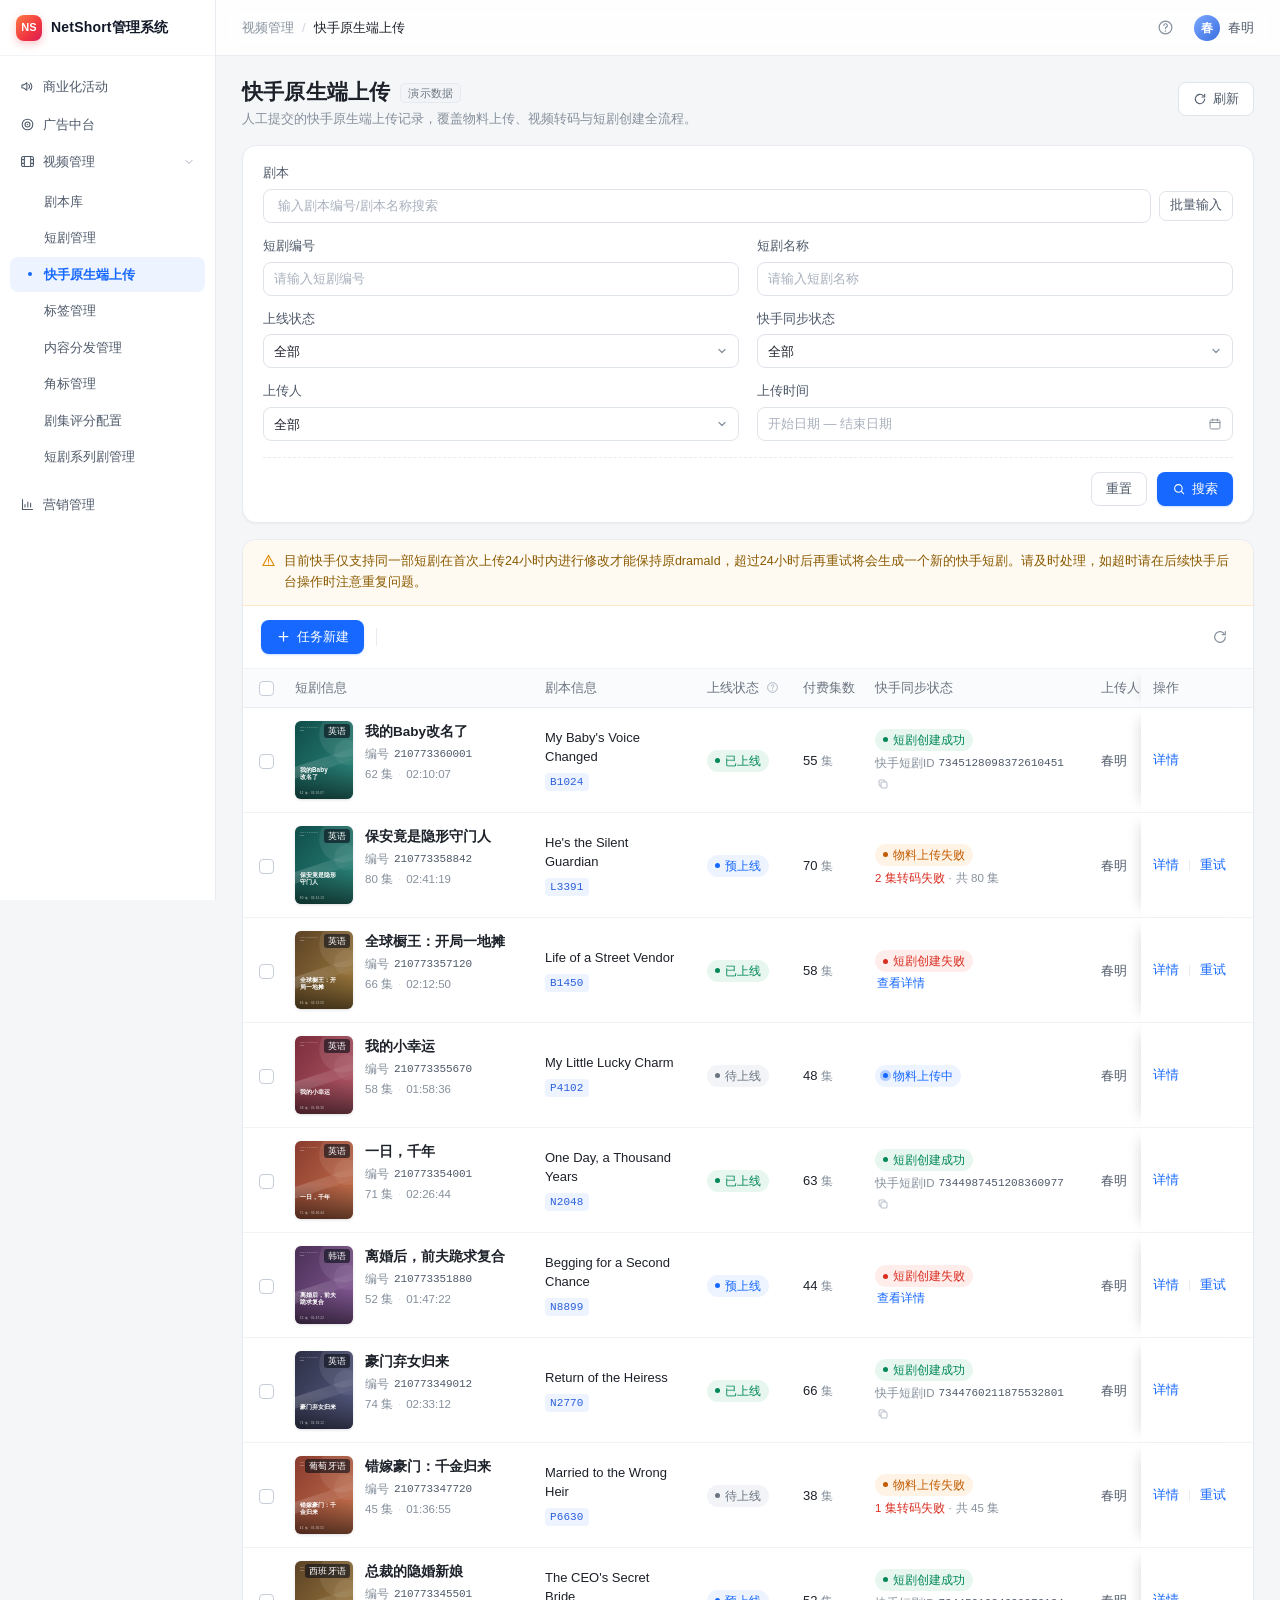
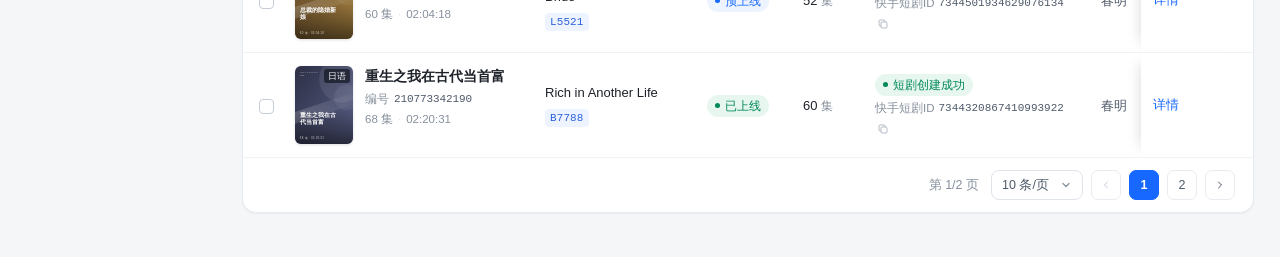
<file: index.html>
<!DOCTYPE html>
<html lang="zh-CN">
<head>
<meta charset="utf-8"/>
<meta name="viewport" content="width=device-width, initial-scale=1"/>
<title>快手原生端上传 · NetShort 管理系统</title>
<link rel="icon" href="data:image/svg+xml,%3Csvg xmlns='http://www.w3.org/2000/svg' viewBox='0 0 32 32'%3E%3Crect width='32' height='32' rx='9' fill='%23f0343f'/%3E%3Ctext x='16' y='21' font-size='13' font-family='Arial' font-weight='bold' fill='%23fff' text-anchor='middle'%3ENS%3C/text%3E%3C/svg%3E"/>
<link rel="stylesheet" href="assets/app.css"/>
</head>
<body>

<!-- ============ icon sprite ============ -->
<svg width="0" height="0" style="position:absolute" aria-hidden="true">
  <symbol id="i-film" viewBox="0 0 24 24"><rect x="2.5" y="4" width="19" height="16" rx="2.5" fill="none" stroke="currentColor" stroke-width="1.7"/><path d="M7 4v16M17 4v16M2.5 9h4.5M2.5 15h4.5M17 9h4.5M17 15h4.5" stroke="currentColor" stroke-width="1.7"/></symbol>
  <symbol id="i-mega" viewBox="0 0 24 24"><path d="M3 10.5v3a1 1 0 0 0 1 1h2.2L11 18V6L6.2 9.4H4a1 1 0 0 0-1 1.1Z" fill="none" stroke="currentColor" stroke-width="1.7" stroke-linejoin="round"/><path d="M14 9a4 4 0 0 1 0 6M16.5 6.5a7.5 7.5 0 0 1 0 11" fill="none" stroke="currentColor" stroke-width="1.7" stroke-linecap="round"/></symbol>
  <symbol id="i-target" viewBox="0 0 24 24"><circle cx="12" cy="12" r="8.5" fill="none" stroke="currentColor" stroke-width="1.7"/><circle cx="12" cy="12" r="4" fill="none" stroke="currentColor" stroke-width="1.7"/><circle cx="12" cy="12" r="1.2" fill="currentColor"/></symbol>
  <symbol id="i-chart" viewBox="0 0 24 24"><path d="M4 20V4M4 20h16" fill="none" stroke="currentColor" stroke-width="1.7" stroke-linecap="round"/><path d="M8 16v-4M12.5 16V8M17 16v-6" stroke="currentColor" stroke-width="1.7" stroke-linecap="round"/></symbol>
  <symbol id="i-chev" viewBox="0 0 24 24"><path d="m9 6 6 6-6 6" fill="none" stroke="currentColor" stroke-width="2" stroke-linecap="round" stroke-linejoin="round"/></symbol>
  <symbol id="i-plus" viewBox="0 0 24 24"><path d="M12 5v14M5 12h14" fill="none" stroke="currentColor" stroke-width="2" stroke-linecap="round"/></symbol>
  <symbol id="i-search" viewBox="0 0 24 24"><circle cx="11" cy="11" r="6.5" fill="none" stroke="currentColor" stroke-width="1.8"/><path d="m16 16 4 4" stroke="currentColor" stroke-width="1.8" stroke-linecap="round"/></symbol>
  <symbol id="i-refresh" viewBox="0 0 24 24"><path d="M20 12a8 8 0 1 1-2.34-5.66" fill="none" stroke="currentColor" stroke-width="1.8" stroke-linecap="round"/><path d="M20 4v4.5h-4.5" fill="none" stroke="currentColor" stroke-width="1.8" stroke-linecap="round" stroke-linejoin="round"/></symbol>
  <symbol id="i-help" viewBox="0 0 24 24"><circle cx="12" cy="12" r="9" fill="none" stroke="currentColor" stroke-width="1.7"/><path d="M9.6 9.2a2.5 2.5 0 1 1 3.5 2.3c-.7.3-1.1.9-1.1 1.7v.3" fill="none" stroke="currentColor" stroke-width="1.7" stroke-linecap="round"/><circle cx="12" cy="17" r="1" fill="currentColor"/></symbol>
  <symbol id="i-copy" viewBox="0 0 24 24"><rect x="8" y="8" width="12" height="12" rx="2" fill="none" stroke="currentColor" stroke-width="1.7"/><path d="M16 8V6a2 2 0 0 0-2-2H6a2 2 0 0 0-2 2v8a2 2 0 0 0 2 2h2" fill="none" stroke="currentColor" stroke-width="1.7"/></symbol>
  <symbol id="i-close" viewBox="0 0 24 24"><path d="m6 6 12 12M18 6 6 18" stroke="currentColor" stroke-width="1.8" stroke-linecap="round"/></symbol>
  <symbol id="i-warn" viewBox="0 0 24 24"><path d="M12 3.8 21 20H3L12 3.8Z" fill="none" stroke="currentColor" stroke-width="1.7" stroke-linejoin="round"/><path d="M12 9.5v5" stroke="currentColor" stroke-width="1.7" stroke-linecap="round"/><circle cx="12" cy="17.4" r="1" fill="currentColor"/></symbol>
  <symbol id="i-check" viewBox="0 0 24 24"><circle cx="12" cy="12" r="9" fill="none" stroke="currentColor" stroke-width="1.7"/><path d="m8 12.4 2.6 2.6L16 9.6" fill="none" stroke="currentColor" stroke-width="1.8" stroke-linecap="round" stroke-linejoin="round"/></symbol>
  <symbol id="i-xcircle" viewBox="0 0 24 24"><circle cx="12" cy="12" r="9" fill="none" stroke="currentColor" stroke-width="1.7"/><path d="m9 9 6 6M15 9l-6 6" stroke="currentColor" stroke-width="1.7" stroke-linecap="round"/></symbol>
  <symbol id="i-cal" viewBox="0 0 24 24"><rect x="3.5" y="5" width="17" height="15.5" rx="2.5" fill="none" stroke="currentColor" stroke-width="1.7"/><path d="M3.5 9.5h17M8 3.5v3.5M16 3.5v3.5" stroke="currentColor" stroke-width="1.7" stroke-linecap="round"/></symbol>
  <symbol id="i-back" viewBox="0 0 24 24"><path d="M15 5l-7 7 7 7" fill="none" stroke="currentColor" stroke-width="1.9" stroke-linecap="round" stroke-linejoin="round"/></symbol>
  <symbol id="i-empty" viewBox="0 0 24 24"><rect x="3" y="5" width="18" height="14" rx="2.5" fill="none" stroke="currentColor" stroke-width="1.6"/><path d="M3 10h18M8 15h8" stroke="currentColor" stroke-width="1.6" stroke-linecap="round"/></symbol>
  <symbol id="i-bolt" viewBox="0 0 24 24"><path d="M13 3 5 13.5h5.5L10 21l8-10.5h-5.5L13 3Z" fill="none" stroke="currentColor" stroke-width="1.7" stroke-linejoin="round"/></symbol>
  <symbol id="i-upload" viewBox="0 0 24 24"><path d="M12 16V4M7 9l5-5 5 5" fill="none" stroke="currentColor" stroke-width="1.8" stroke-linecap="round" stroke-linejoin="round"/><path d="M4 15v3.5A1.5 1.5 0 0 0 5.5 20h13a1.5 1.5 0 0 0 1.5-1.5V15" fill="none" stroke="currentColor" stroke-width="1.8" stroke-linecap="round"/></symbol>
  <symbol id="i-clock" viewBox="0 0 24 24"><circle cx="12" cy="12" r="8.5" fill="none" stroke="currentColor" stroke-width="1.7"/><path d="M12 7.5V12l3 2" fill="none" stroke="currentColor" stroke-width="1.7" stroke-linecap="round"/></symbol>
</svg>

<!-- ============ sidebar ============ -->
<aside class="sidebar">
  <div class="brand">
    <div class="brand-logo">NS</div>
    <div class="brand-name">NetShort管理系统</div>
  </div>
  <nav class="nav">
    <div class="nav-group-title"><svg width="15" height="15"><use href="#i-mega"/></svg>商业化活动</div>
    <div class="nav-group-title"><svg width="15" height="15"><use href="#i-target"/></svg>广告中台</div>
    <div class="nav-group">
      <div class="nav-group-title open"><svg width="15" height="15"><use href="#i-film"/></svg>视频管理
        <svg class="chev" width="12" height="12"><use href="#i-chev"/></svg>
      </div>
      <div class="nav-sub">
        <div class="nav-item" onclick="toast('演示环境：剧本库页面未包含在本 Demo 中')">剧本库</div>
        <div class="nav-item" onclick="toast('演示环境：短剧管理页面未包含在本 Demo 中')">短剧管理</div>
        <div class="nav-item active">快手原生端上传</div>
        <div class="nav-item" onclick="toast('演示环境：标签管理页面未包含在本 Demo 中')">标签管理</div>
        <div class="nav-item" onclick="toast('演示环境：内容分发管理页面未包含在本 Demo 中')">内容分发管理</div>
        <div class="nav-item" onclick="toast('演示环境：角标管理页面未包含在本 Demo 中')">角标管理</div>
        <div class="nav-item" onclick="toast('演示环境：剧集评分配置页面未包含在本 Demo 中')">剧集评分配置</div>
        <div class="nav-item" onclick="toast('演示环境：短剧系列剧管理页面未包含在本 Demo 中')">短剧系列剧管理</div>
      </div>
    </div>
    <div class="nav-group-title"><svg width="15" height="15"><use href="#i-chart"/></svg>营销管理</div>
  </nav>
</aside>

<div class="main">
  <header class="topbar">
    <div class="crumb">
      <span>视频管理</span>
      <span class="sep">/</span>
      <span class="cur">快手原生端上传</span>
    </div>
    <div class="topbar-right">
      <button class="icon-btn" title="使用说明" onclick="toast('通过短剧ID发起上传，系统自动完成图片/视频物料上传与短剧创建')"><svg width="17" height="17"><use href="#i-help"/></svg></button>
      <div class="user"><div class="avatar">春</div><span>春明</span></div>
    </div>
  </header>

  <main class="page">
    <div class="page-head">
      <div>
        <h1 class="page-title">快手原生端上传 <span class="demo-tag">演示数据</span></h1>
        <p class="page-desc">人工提交的快手原生端上传记录，覆盖物料上传、视频转码与短剧创建全流程。</p>
      </div>
      <div class="page-head-actions">
        <button class="btn btn-default" onclick="refreshList()"><svg class="ico" width="14" height="14"><use href="#i-refresh"/></svg>刷新</button>
      </div>
    </div>

    <!-- ============ filters ============ -->
    <section class="card filter-card">
      <div class="filter-grid">
        <div class="field span2">
          <div class="field-label">剧本</div>
          <div class="script-field">
            <div class="multiselect" id="scriptSelect">
              <div class="ms-box" id="msBox">
                <span id="msTags"></span>
                <input class="ms-input" id="msInput" placeholder="输入剧本编号/剧本名称搜索" autocomplete="off"/>
              </div>
              <div class="ms-drop" id="msDrop"></div>
            </div>
            <button class="btn btn-default btn-sm nowrap" id="btnBatchScript">批量输入</button>
          </div>
        </div>
        <div class="field">
          <div class="field-label">短剧编号</div>
          <input class="input" id="fDramaCode" placeholder="请输入短剧编号"/>
        </div>
        <div class="field">
          <div class="field-label">短剧名称</div>
          <input class="input" id="fDramaName" placeholder="请输入短剧名称"/>
        </div>

        <div class="field">
          <div class="field-label">上线状态</div>
          <select class="select" id="fOnline">
            <option value="">全部</option>
            <option>待上线</option><option>预上线</option><option>已上线</option>
          </select>
        </div>
        <div class="field">
          <div class="field-label">快手同步状态</div>
          <select class="select" id="fSync">
            <option value="">全部</option>
            <option value="uploading">物料上传中</option>
            <option value="upload_failed">物料上传失败</option>
            <option value="creating">短剧创建中</option>
            <option value="create_failed">短剧创建失败</option>
            <option value="success">短剧创建成功</option>
          </select>
        </div>
        <div class="field">
          <div class="field-label">上传人</div>
          <select class="select" id="fUploader">
            <option value="">全部</option>
            <option>春明</option>
          </select>
        </div>
        <div class="field">
          <div class="field-label">上传时间</div>
          <div class="daterange" id="dateRange">
            <div class="dr-box" id="drBox">
              <span class="dr-text" id="drText">开始日期 — 结束日期</span>
              <span class="dr-ico"><svg width="14" height="14"><use href="#i-cal"/></svg></span>
            </div>
            <div class="dr-pop">
              <div class="dr-presets">
                <button class="dr-preset" data-days="0">今天</button>
                <button class="dr-preset" data-days="7">近 7 天</button>
                <button class="dr-preset" data-days="30">近 30 天</button>
              </div>
              <div class="dr-fields">
                <input class="input" type="date" id="drFrom"/>
                <span class="tilde">—</span>
                <input class="input" type="date" id="drTo"/>
              </div>
              <div class="dr-foot">
                <button class="btn btn-default btn-sm" id="drClear">清空</button>
                <button class="btn btn-primary btn-sm" id="drApply">确定</button>
              </div>
            </div>
          </div>
        </div>
      </div>
      <div class="filter-actions">
        <button class="btn btn-default" onclick="resetFilters()">重置</button>
        <button class="btn btn-primary" onclick="applyFilters()"><svg class="ico" width="14" height="14"><use href="#i-search"/></svg>搜索</button>
      </div>
    </section>

    <!-- ============ list ============ -->
    <section class="card list-card">
      <div class="notice-bar">
        <span class="nico"><svg width="15" height="15"><use href="#i-warn"/></svg></span>
        <span>目前快手仅支持同一部短剧在首次上传24小时内进行修改才能保持原dramaId，超过24小时后再重试将会生成一个新的快手短剧。请及时处理，如超时请在后续快手后台操作时注意重复问题。</span>
      </div>
      <div class="toolbar">
        <button class="btn btn-primary" onclick="openModal('modal-task')"><svg class="ico" width="15" height="15"><use href="#i-plus"/></svg>任务新建</button>
        <div class="toolbar-sep"></div>
        <div class="selection-bar" id="selBar">
          <span>已选 <b id="selCount">0</b> 项</span>
          <button class="btn btn-default btn-sm" onclick="openBatchRetry()"><svg class="ico" width="13" height="13"><use href="#i-bolt"/></svg>批量重试</button>
          <button class="link" onclick="clearSelection()">取消选择</button>
        </div>
        <div class="toolbar-right">
          <button class="icon-btn" title="刷新列表" onclick="refreshList()"><svg width="16" height="16"><use href="#i-refresh"/></svg></button>
        </div>
      </div>
      <div class="table-wrap">
        <table class="grid" id="dramaTable">
          <colgroup>
            <col style="width:40px"/><col style="width:250px"/><col style="width:162px"/>
            <col style="width:96px"/><col style="width:72px"/><col style="width:226px"/>
            <col style="width:66px"/><col style="width:138px"/><col style="width:112px"/>
          </colgroup>
          <thead>
            <tr>
              <th class="check"><input type="checkbox" class="cb" id="checkAll"/></th>
              <th>短剧信息</th>
              <th>剧本信息</th>
              <th>上线状态
                <span class="tip" data-tip="该短剧在ns_app的上线状态" style="margin-left:4px;color:var(--ink-4);cursor:help;">
                  <svg width="13" height="13"><use href="#i-help"/></svg>
                </span>
              </th>
              <th>付费集数
                <span class="tip" data-tip="该短剧在ns_app的付费集数" style="margin-left:4px;color:var(--ink-4);cursor:help;">
                  <svg width="13" height="13"><use href="#i-help"/></svg>
                </span>
              </th>
              <th>快手同步状态</th>
              <th>上传人</th>
              <th>上传时间</th>
              <th class="col-action">操作</th>
            </tr>
          </thead>
          <tbody id="tbody"></tbody>
        </table>
        <div id="emptyState" class="empty hidden">
          <div class="empty-ico"><svg width="26" height="26"><use href="#i-empty"/></svg></div>
          <div class="empty-title">未找到匹配的上传记录</div>
          <div class="empty-desc">请调整筛选条件后重试</div>
          <button class="btn btn-default btn-sm" onclick="resetFilters()">重置筛选</button>
        </div>
      </div>
      <div class="pager" id="pager"></div>
    </section>
  </main>
</div>

<!-- ============ 任务新建 ============ -->
<div class="mask hidden" id="modal-task">
  <div class="modal xwide">
    <div class="modal-head">
      <h3 class="modal-title">任务新建</h3>
      <button class="modal-close" onclick="closeModal('modal-task')"><svg width="16" height="16"><use href="#i-close"/></svg></button>
    </div>
    <div class="modal-body">
      <div class="section-head"><span class="section-title">选择短剧</span></div>
      <div class="extract-stack">
        <div class="fi">
          <div class="fl">剧本编号</div>
          <textarea class="textarea" id="extractScripts" rows="3" placeholder="支持输入多个剧本编号，换行分隔"></textarea>
        </div>
        <div class="fi">
          <div class="fl">语言</div>
          <div class="multiselect" id="langSelect">
            <div class="ms-box" id="langBox">
              <span id="langTags"></span>
              <span class="ms-ph" id="langPh">请选择语言</span>
            </div>
            <div class="ms-drop" id="langDrop"></div>
          </div>
        </div>
        <button class="btn btn-primary" id="btnExtract">提取</button>
      </div>
      <div class="section-head" style="margin-top:18px"><span class="section-title">上传短剧详情</span></div>
      <div id="importArea"><div class="import-empty">填写剧本编号并选择语言后，点击提取</div></div>
    </div>
    <div class="modal-foot bordered">
      <button class="btn btn-default" onclick="closeModal('modal-task')">取消</button>
      <button class="btn btn-primary" onclick="submitTask()">提交</button>
    </div>
  </div>
</div>

<!-- ============ 批量输入剧本 ============ -->
<div class="mask hidden" id="modal-batch">
  <div class="modal">
    <div class="modal-head">
      <h3 class="modal-title">批量输入剧本</h3>
      <button class="modal-close" onclick="closeModal('modal-batch')"><svg width="16" height="16"><use href="#i-close"/></svg></button>
    </div>
    <div class="modal-body">
      <p class="modal-desc">请输入剧本编号，多条用换行符分隔</p>
      <textarea class="textarea" id="batchScripts" placeholder="请输入剧本编号，多条用换行符分隔"></textarea>
    </div>
    <div class="modal-foot">
      <button class="btn btn-default" onclick="closeModal('modal-batch')">取消</button>
      <button class="btn btn-primary" onclick="applyBatchScripts()">确定</button>
    </div>
  </div>
</div>

<!-- ============ 重试确认 ============ -->
<div class="mask hidden" id="modal-retry">
  <div class="modal form">
    <div class="modal-head">
      <h3 class="modal-title" id="retryTitle">重试上传</h3>
      <button class="modal-close" onclick="closeModal('modal-retry')"><svg width="16" height="16"><use href="#i-close"/></svg></button>
    </div>
    <div class="modal-body">
      <div class="warn-block">
        <span class="wico"><svg width="16" height="16"><use href="#i-warn"/></svg></span>
        <div>将会按照短剧最新信息、成片（仅转码失败剧集）进行重传。<b>首次上传24小时后再进行重试，会在快手侧生成新的dramaId，请注意。</b></div>
      </div>
      <div id="retryFields" class="hidden"></div>
      <div id="retryScope" style="margin-top:12px;font-size:12.5px;color:var(--ink-3);line-height:1.7;"></div>
    </div>
    <div class="modal-foot">
      <button class="btn btn-default" onclick="closeModal('modal-retry')">取消</button>
      <button class="btn btn-primary" onclick="confirmRetry()">确认重试</button>
    </div>
  </div>
</div>

<!-- ============ 创建失败原因 ============ -->
<div class="mask hidden" id="modal-reason">
  <div class="modal wide">
    <div class="modal-head">
      <h3 class="modal-title">短剧创建失败</h3>
      <button class="modal-close" onclick="closeModal('modal-reason')"><svg width="16" height="16"><use href="#i-close"/></svg></button>
    </div>
    <div class="modal-body" id="reasonBody"></div>
    <div class="modal-foot">
      <button class="btn btn-default" onclick="closeModal('modal-reason')">关闭</button>
    </div>
  </div>
</div>

<!-- ============ 提交结果 ============ -->
<div class="mask hidden" id="modal-result">
  <div class="modal wide">
    <div class="modal-head">
      <h3 class="modal-title">提交结果</h3>
      <button class="modal-close" onclick="closeModal('modal-result')"><svg width="16" height="16"><use href="#i-close"/></svg></button>
    </div>
    <div class="modal-body" id="resultBody"></div>
    <div class="modal-foot bordered">
      <button class="btn btn-primary" onclick="closeModal('modal-result')">知道了</button>
    </div>
  </div>
</div>

<div class="toast-wrap" id="toastWrap"></div>

<script src="assets/data.js"></script>
<script src="assets/fields.js"></script>
<script src="assets/list.js"></script>
</body>
</html>
</file>
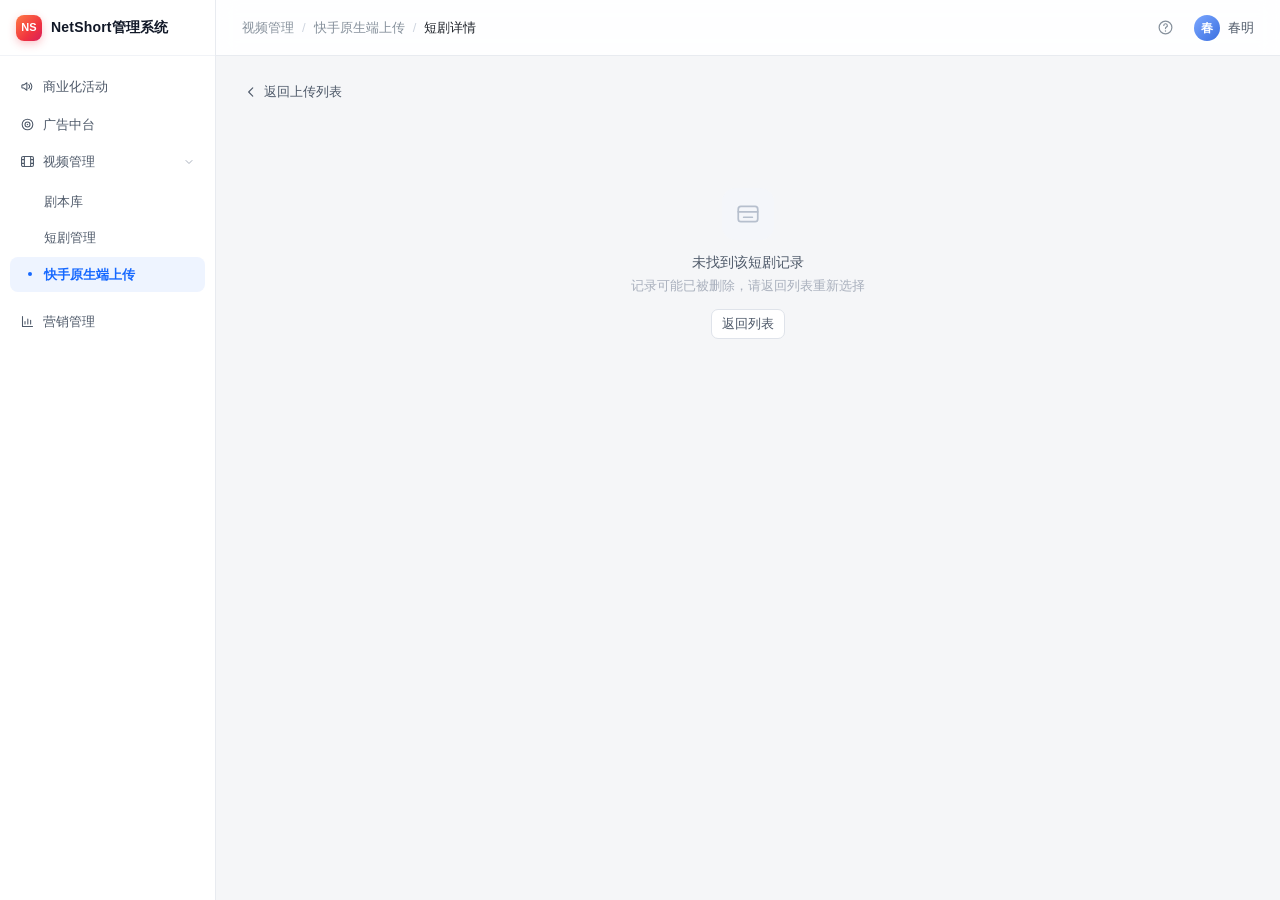
<file: 短剧详情.html>
<!DOCTYPE html>
<html lang="zh-CN">
<head>
<meta charset="utf-8"/>
<meta name="viewport" content="width=device-width, initial-scale=1"/>
<title>短剧详情 · 快手原生端上传</title>
<link rel="icon" href="data:image/svg+xml,%3Csvg xmlns='http://www.w3.org/2000/svg' viewBox='0 0 32 32'%3E%3Crect width='32' height='32' rx='9' fill='%23f0343f'/%3E%3Ctext x='16' y='21' font-size='13' font-family='Arial' font-weight='bold' fill='%23fff' text-anchor='middle'%3ENS%3C/text%3E%3C/svg%3E"/>
<link rel="stylesheet" href="assets/app.css"/>
</head>
<body>

<svg width="0" height="0" style="position:absolute" aria-hidden="true">
  <symbol id="i-film" viewBox="0 0 24 24"><rect x="2.5" y="4" width="19" height="16" rx="2.5" fill="none" stroke="currentColor" stroke-width="1.7"/><path d="M7 4v16M17 4v16M2.5 9h4.5M2.5 15h4.5M17 9h4.5M17 15h4.5" stroke="currentColor" stroke-width="1.7"/></symbol>
  <symbol id="i-mega" viewBox="0 0 24 24"><path d="M3 10.5v3a1 1 0 0 0 1 1h2.2L11 18V6L6.2 9.4H4a1 1 0 0 0-1 1.1Z" fill="none" stroke="currentColor" stroke-width="1.7" stroke-linejoin="round"/><path d="M14 9a4 4 0 0 1 0 6M16.5 6.5a7.5 7.5 0 0 1 0 11" fill="none" stroke="currentColor" stroke-width="1.7" stroke-linecap="round"/></symbol>
  <symbol id="i-target" viewBox="0 0 24 24"><circle cx="12" cy="12" r="8.5" fill="none" stroke="currentColor" stroke-width="1.7"/><circle cx="12" cy="12" r="4" fill="none" stroke="currentColor" stroke-width="1.7"/><circle cx="12" cy="12" r="1.2" fill="currentColor"/></symbol>
  <symbol id="i-chart" viewBox="0 0 24 24"><path d="M4 20V4M4 20h16" fill="none" stroke="currentColor" stroke-width="1.7" stroke-linecap="round"/><path d="M8 16v-4M12.5 16V8M17 16v-6" stroke="currentColor" stroke-width="1.7" stroke-linecap="round"/></symbol>
  <symbol id="i-chev" viewBox="0 0 24 24"><path d="m9 6 6 6-6 6" fill="none" stroke="currentColor" stroke-width="2" stroke-linecap="round" stroke-linejoin="round"/></symbol>
  <symbol id="i-back" viewBox="0 0 24 24"><path d="M15 5l-7 7 7 7" fill="none" stroke="currentColor" stroke-width="1.9" stroke-linecap="round" stroke-linejoin="round"/></symbol>
  <symbol id="i-help" viewBox="0 0 24 24"><circle cx="12" cy="12" r="9" fill="none" stroke="currentColor" stroke-width="1.7"/><path d="M9.6 9.2a2.5 2.5 0 1 1 3.5 2.3c-.7.3-1.1.9-1.1 1.7v.3" fill="none" stroke="currentColor" stroke-width="1.7" stroke-linecap="round"/><circle cx="12" cy="17" r="1" fill="currentColor"/></symbol>
  <symbol id="i-copy" viewBox="0 0 24 24"><rect x="8" y="8" width="12" height="12" rx="2" fill="none" stroke="currentColor" stroke-width="1.7"/><path d="M16 8V6a2 2 0 0 0-2-2H6a2 2 0 0 0-2 2v8a2 2 0 0 0 2 2h2" fill="none" stroke="currentColor" stroke-width="1.7"/></symbol>
  <symbol id="i-close" viewBox="0 0 24 24"><path d="m6 6 12 12M18 6 6 18" stroke="currentColor" stroke-width="1.8" stroke-linecap="round"/></symbol>
  <symbol id="i-warn" viewBox="0 0 24 24"><path d="M12 3.8 21 20H3L12 3.8Z" fill="none" stroke="currentColor" stroke-width="1.7" stroke-linejoin="round"/><path d="M12 9.5v5" stroke="currentColor" stroke-width="1.7" stroke-linecap="round"/><circle cx="12" cy="17.4" r="1" fill="currentColor"/></symbol>
  <symbol id="i-check" viewBox="0 0 24 24"><circle cx="12" cy="12" r="9" fill="none" stroke="currentColor" stroke-width="1.7"/><path d="m8 12.4 2.6 2.6L16 9.6" fill="none" stroke="currentColor" stroke-width="1.8" stroke-linecap="round" stroke-linejoin="round"/></symbol>
  <symbol id="i-xcircle" viewBox="0 0 24 24"><circle cx="12" cy="12" r="9" fill="none" stroke="currentColor" stroke-width="1.7"/><path d="m9 9 6 6M15 9l-6 6" stroke="currentColor" stroke-width="1.7" stroke-linecap="round"/></symbol>
  <symbol id="i-plus" viewBox="0 0 24 24"><path d="M12 5v14M5 12h14" fill="none" stroke="currentColor" stroke-width="2" stroke-linecap="round"/></symbol>
  <symbol id="i-upload" viewBox="0 0 24 24"><path d="M12 16V4M7 9l5-5 5 5" fill="none" stroke="currentColor" stroke-width="1.8" stroke-linecap="round" stroke-linejoin="round"/><path d="M4 15v3.5A1.5 1.5 0 0 0 5.5 20h13a1.5 1.5 0 0 0 1.5-1.5V15" fill="none" stroke="currentColor" stroke-width="1.8" stroke-linecap="round"/></symbol>
  <symbol id="i-bolt" viewBox="0 0 24 24"><path d="M13 3 5 13.5h5.5L10 21l8-10.5h-5.5L13 3Z" fill="none" stroke="currentColor" stroke-width="1.7" stroke-linejoin="round"/></symbol>
  <symbol id="i-empty" viewBox="0 0 24 24"><rect x="3" y="5" width="18" height="14" rx="2.5" fill="none" stroke="currentColor" stroke-width="1.6"/><path d="M3 10h18M8 15h8" stroke="currentColor" stroke-width="1.6" stroke-linecap="round"/></symbol>
</svg>

<aside class="sidebar">
  <div class="brand">
    <div class="brand-logo">NS</div>
    <div class="brand-name">NetShort管理系统</div>
  </div>
  <nav class="nav">
    <div class="nav-group-title"><svg width="15" height="15"><use href="#i-mega"/></svg>商业化活动</div>
    <div class="nav-group-title"><svg width="15" height="15"><use href="#i-target"/></svg>广告中台</div>
    <div class="nav-group">
      <div class="nav-group-title open"><svg width="15" height="15"><use href="#i-film"/></svg>视频管理
        <svg class="chev" width="12" height="12"><use href="#i-chev"/></svg>
      </div>
      <div class="nav-sub">
        <div class="nav-item" onclick="toast('演示环境：剧本库页面未包含在本 Demo 中')">剧本库</div>
        <div class="nav-item" onclick="toast('演示环境：短剧管理页面未包含在本 Demo 中')">短剧管理</div>
        <div class="nav-item active" onclick="location.href='快手原生端上传.html'">快手原生端上传</div>
      </div>
    </div>
    <div class="nav-group-title"><svg width="15" height="15"><use href="#i-chart"/></svg>营销管理</div>
  </nav>
</aside>

<div class="main">
  <header class="topbar">
    <div class="crumb">
      <a href="快手原生端上传.html">视频管理</a>
      <span class="sep">/</span>
      <a href="快手原生端上传.html">快手原生端上传</a>
      <span class="sep">/</span>
      <span class="cur">短剧详情</span>
    </div>
    <div class="topbar-right">
      <button class="icon-btn" title="使用说明" onclick="toast('详情页展示短剧基础信息与已提交至快手的全部剧集')"><svg width="17" height="17"><use href="#i-help"/></svg></button>
      <div class="user"><div class="avatar">春</div><span>春明</span></div>
    </div>
  </header>

  <main class="page" id="detailPage">
    <div class="back-row">
      <a class="back-link" href="快手原生端上传.html"><svg width="14" height="14"><use href="#i-back"/></svg>返回上传列表</a>
    </div>

    <div class="detail-head">
      <div class="detail-title-wrap">
        <div class="detail-title">
          <h1 id="dTitle">短剧详情</h1>
          <span id="dBadge"></span>
        </div>
        <div class="detail-sub" id="dSub"></div>
      </div>
      <div class="detail-actions" id="dActions"></div>
    </div>

    <!-- 基础信息 -->
    <section class="card base-card">
      <div class="panel-head">
        <h2 class="panel-title">基础信息</h2>
      </div>
      <div class="base-body" id="baseBody"></div>
    </section>

    <!-- 剧集列表 -->
    <section class="card ep-card">
      <div class="panel-head">
        <h2 class="panel-title">剧集列表</h2>
        <div class="right" id="epSummary"></div>
      </div>
      <div class="table-wrap">
        <table class="grid ep-table">
          <colgroup>
            <col style="width:84px"/><col/><col style="width:148px"/>
            <col style="width:82px"/><col style="width:160px"/><col style="width:116px"/>
          </colgroup>
          <thead>
            <tr>
              <th>剧集序号</th><th>剧集文件名</th><th>文件ID</th>
              <th>文件格式</th><th>快手videoId</th><th>快手转码状态</th>
            </tr>
          </thead>
          <tbody id="epBody"></tbody>
        </table>
      </div>
      <div class="pager" id="epPager"></div>
    </section>

    <div class="empty hidden" id="notFound">
      <div class="empty-ico"><svg width="26" height="26"><use href="#i-empty"/></svg></div>
      <div class="empty-title">未找到该短剧记录</div>
      <div class="empty-desc">记录可能已被删除，请返回列表重新选择</div>
      <a class="btn btn-default btn-sm" href="快手原生端上传.html">返回列表</a>
    </div>
  </main>
</div>

<!-- 重试确认 -->
<div class="mask hidden" id="modal-retry">
  <div class="modal form">
    <div class="modal-head">
      <h3 class="modal-title">重试上传</h3>
      <button class="modal-close" onclick="closeModal('modal-retry')"><svg width="16" height="16"><use href="#i-close"/></svg></button>
    </div>
    <div class="modal-body">
      <div class="warn-block">
        <span class="wico"><svg width="16" height="16"><use href="#i-warn"/></svg></span>
        <div>将会按照短剧最新信息、成片（仅转码失败剧集）进行重传。<b>首次上传24小时后再进行重试，会在快手侧生成新的dramaId，请注意。</b></div>
      </div>
      <div id="retryFields" class="hidden"></div>
      <div id="retryScope" style="margin-top:12px;font-size:12.5px;color:var(--ink-3);line-height:1.7;"></div>
    </div>
    <div class="modal-foot">
      <button class="btn btn-default" onclick="closeModal('modal-retry')">取消</button>
      <button class="btn btn-primary" onclick="confirmRetry()">确认重试</button>
    </div>
  </div>
</div>

<!-- 失败原因 -->
<div class="mask hidden" id="modal-reason">
  <div class="modal wide">
    <div class="modal-head">
      <h3 class="modal-title">短剧创建失败</h3>
      <button class="modal-close" onclick="closeModal('modal-reason')"><svg width="16" height="16"><use href="#i-close"/></svg></button>
    </div>
    <div class="modal-body" id="reasonBody"></div>
    <div class="modal-foot">
      <button class="btn btn-default" onclick="closeModal('modal-reason')">关闭</button>
    </div>
  </div>
</div>

<div class="toast-wrap" id="toastWrap"></div>

<script src="assets/data.js"></script>
<script src="assets/fields.js"></script>
<script src="assets/detail.js"></script>
</body>
</html>
</file>
<file: assets/app.css>
/* ============ Design tokens ============ */
:root{
  --blue:#1668ff;
  --blue-hover:#0b57e0;
  --blue-soft:#eef4ff;
  --ink:#1d2129;
  --ink-2:#4e5969;
  --ink-3:#86909c;
  --ink-4:#a9b0bd;
  --line:#e8ebf0;
  --line-soft:#f1f3f7;
  --bg:#f5f6f8;
  --card:#ffffff;
  --green:#00875a;
  --green-soft:#e7f7ef;
  --orange:#c25c00;
  --orange-soft:#fff3e6;
  --red:#d92d20;
  --red-soft:#ffedeb;
  --r-sm:6px;
  --r-md:10px;
  --r-lg:14px;
  --shadow-sm:0 1px 2px rgba(16,24,40,.05);
  --shadow-md:0 6px 20px rgba(16,24,40,.08);
  --shadow-lg:0 24px 64px rgba(16,24,40,.20);
  --font:"PingFang SC","Microsoft YaHei","Hiragino Sans GB",-apple-system,BlinkMacSystemFont,"Segoe UI",Roboto,sans-serif;
  --mono:"SFMono-Regular","JetBrains Mono",Menlo,Consolas,"Courier New",monospace;
}

*{box-sizing:border-box;}
html,body{margin:0;padding:0;}
body{
  font-family:var(--font);
  background:var(--bg);
  color:var(--ink);
  font-size:14px;
  line-height:1.5;
  -webkit-font-smoothing:antialiased;
}
a{color:inherit;text-decoration:none;}
button{font-family:inherit;}
input,textarea,select{font-family:inherit;}
::selection{background:rgba(22,104,255,.16);}

/* scrollbars */
*::-webkit-scrollbar{width:8px;height:8px;}
*::-webkit-scrollbar-thumb{background:#d5dae3;border-radius:8px;}
*::-webkit-scrollbar-thumb:hover{background:#c2c9d4;}
*::-webkit-scrollbar-track{background:transparent;}

/* ============ Layout ============ */
.sidebar{
  position:fixed;inset:0 auto 0 0;width:216px;
  background:#fff;border-right:1px solid var(--line);
  display:flex;flex-direction:column;z-index:40;
}
.brand{
  height:56px;display:flex;align-items:center;gap:9px;
  padding:0 16px;border-bottom:1px solid var(--line-soft);flex:0 0 auto;
}
.brand-logo{
  width:26px;height:26px;border-radius:8px;
  background:linear-gradient(135deg,#ff7a45,#f0343f 62%,#d81e5b);
  display:flex;align-items:center;justify-content:center;
  color:#fff;font-size:11px;font-weight:800;letter-spacing:.2px;
  box-shadow:0 3px 8px rgba(240,52,63,.28);
}
.brand-name{font-size:14px;font-weight:600;letter-spacing:.2px;color:#111827;}
.nav{padding:12px 10px 20px;overflow-y:auto;flex:1;}
.nav-group{margin-bottom:4px;}
.nav-group-title{
  display:flex;align-items:center;gap:8px;
  padding:9px 10px;color:var(--ink-2);font-size:13px;font-weight:500;
  border-radius:8px;cursor:pointer;user-select:none;
}
.nav-group-title:hover{background:#f7f8fa;}
.nav-group-title .chev{margin-left:auto;color:var(--ink-4);transition:transform .18s ease;}
.nav-group-title.open .chev{transform:rotate(90deg);}
.nav-sub{padding:2px 0 6px;}
.nav-item{
  display:flex;align-items:center;
  padding:8px 10px 8px 34px;margin:1px 0;
  font-size:13px;color:var(--ink-2);border-radius:8px;cursor:pointer;
  position:relative;transition:background .15s,color .15s;
}
.nav-item:hover{background:#f7f8fa;color:var(--ink);}
.nav-item.active{background:var(--blue-soft);color:var(--blue);font-weight:600;}
.nav-item.active::before{
  content:"";position:absolute;left:18px;top:50%;transform:translateY(-50%);
  width:4px;height:4px;border-radius:50%;background:var(--blue);
}
.nav-item .badge-mini{
  margin-left:auto;font-size:10px;font-weight:600;color:var(--blue);
  background:#e6efff;border-radius:4px;padding:1px 5px;letter-spacing:.2px;
}

.main{margin-left:216px;min-height:100vh;display:flex;flex-direction:column;}
.topbar{
  height:56px;position:sticky;top:0;z-index:30;
  display:flex;align-items:center;gap:12px;padding:0 26px;
  background:rgba(255,255,255,.9);backdrop-filter:saturate(180%) blur(10px);
  border-bottom:1px solid var(--line);
}
.crumb{display:flex;align-items:center;gap:8px;font-size:13px;color:var(--ink-3);}
.crumb .sep{color:#cfd5e0;}
.crumb .cur{color:var(--ink);font-weight:500;}
.topbar-right{margin-left:auto;display:flex;align-items:center;gap:14px;}
.icon-btn{
  width:30px;height:30px;border-radius:8px;border:none;background:transparent;
  color:var(--ink-3);display:flex;align-items:center;justify-content:center;cursor:pointer;
  transition:background .15s,color .15s;
}
.icon-btn:hover{background:#f4f5f7;color:var(--ink);}
.avatar{
  width:26px;height:26px;border-radius:50%;background:linear-gradient(135deg,#7ba7ff,#3b6fe0);
  color:#fff;font-size:12px;font-weight:600;display:flex;align-items:center;justify-content:center;
}
.user{display:flex;align-items:center;gap:8px;font-size:13px;color:var(--ink-2);}

.page{padding:22px 26px 44px;flex:1;}

/* ============ Page head ============ */
.page-head{display:flex;align-items:flex-start;gap:16px;margin-bottom:16px;}
.page-title{font-size:21px;font-weight:600;letter-spacing:.2px;margin:0;line-height:1.3;}
.demo-tag{
  display:inline-flex;align-items:center;height:20px;padding:0 7px;margin-left:4px;
  font-size:11px;font-weight:500;color:#6b7480;background:#f2f4f7;
  border:1px solid #e6e9ef;border-radius:5px;vertical-align:2px;letter-spacing:.2px;
}
.page-desc{margin:5px 0 0;font-size:12.5px;color:var(--ink-3);}
.page-head-actions{margin-left:auto;display:flex;align-items:center;gap:8px;padding-top:4px;}

/* ============ Buttons ============ */
.btn{
  display:inline-flex;align-items:center;justify-content:center;gap:6px;
  height:34px;padding:0 14px;border-radius:8px;border:1px solid transparent;
  font-size:13px;font-weight:500;cursor:pointer;white-space:nowrap;
  transition:background .15s,border-color .15s,color .15s,box-shadow .15s,transform .06s;
}
.btn:active{transform:translateY(.5px);}
.btn-primary{background:var(--blue);color:#fff;box-shadow:0 1px 2px rgba(22,104,255,.22);}
.btn-primary:hover{background:var(--blue-hover);}
.btn-primary:disabled{background:#b9ccf7;box-shadow:none;cursor:not-allowed;}
.btn-default{background:#fff;border-color:#dfe3ea;color:var(--ink-2);}
.btn-default:hover{border-color:#c9d0dc;color:var(--ink);background:#fcfcfd;}
.btn-ghost{background:transparent;color:var(--blue);padding:0 8px;height:30px;}
.btn-ghost:hover{background:var(--blue-soft);}
.btn-danger{background:var(--red);color:#fff;}
.btn-danger:hover{background:#b42318;}
.btn-sm{height:30px;padding:0 10px;font-size:12.5px;border-radius:7px;}
.btn .ico{display:inline-flex;}

.link{
  color:var(--blue);font-size:13px;cursor:pointer;background:none;border:none;padding:0;
  font-weight:500;transition:color .15s;
}
.link:hover{color:var(--blue-hover);text-decoration:underline;text-underline-offset:2px;}

/* ============ Cards ============ */
.card{
  background:var(--card);border:1px solid var(--line);border-radius:var(--r-lg);
  box-shadow:var(--shadow-sm);
}
.filter-card{padding:18px 20px 16px;margin-bottom:16px;}
.filter-grid{
  display:grid;grid-template-columns:repeat(4,minmax(0,1fr));
  gap:14px 18px;align-items:start;
}
.field{min-width:0;}
.field.span2{grid-column:span 2;}
.field-label{
  display:flex;align-items:center;gap:5px;
  font-size:12.5px;color:var(--ink-2);margin-bottom:6px;font-weight:500;
}
.label-tip{
  width:13px;height:13px;border-radius:50%;background:#eef0f4;color:var(--ink-3);
  font-size:9px;display:inline-flex;align-items:center;justify-content:center;
  cursor:help;font-weight:700;
}
.input,.select{
  width:100%;height:34px;border:1px solid #dfe3ea;border-radius:8px;
  padding:0 10px;font-size:13px;color:var(--ink);background:#fff;
  outline:none;transition:border-color .15s,box-shadow .15s;
}
.input::placeholder{color:var(--ink-4);}
.input:hover,.select:hover{border-color:#c9d0dc;}
.input:focus,.select:focus{border-color:var(--blue);box-shadow:0 0 0 3px rgba(22,104,255,.10);}
.select{
  appearance:none;cursor:pointer;padding-right:28px;
  background-image:url("data:image/svg+xml,%3Csvg xmlns='http://www.w3.org/2000/svg' width='12' height='12' viewBox='0 0 24 24' fill='none' stroke='%2386909c' stroke-width='2.4' stroke-linecap='round' stroke-linejoin='round'%3E%3Cpolyline points='6 9 12 15 18 9'/%3E%3C/svg%3E");
  background-repeat:no-repeat;background-position:right 10px center;
}
.filter-actions{
  display:flex;align-items:center;justify-content:flex-end;gap:10px;
  margin-top:16px;padding-top:14px;border-top:1px dashed var(--line);
}

/* list notice */
.notice-bar{
  display:flex;align-items:flex-start;gap:8px;
  padding:11px 18px;background:#fffaf1;border-bottom:1px solid #ffe9c9;
  color:#8a5a00;font-size:12.5px;line-height:1.7;
}
.notice-bar .nico{flex:0 0 auto;color:#e08a00;margin-top:2px;display:flex;}

/* ============ Script multi select ============ */
.script-field{display:flex;align-items:center;gap:8px;}
.multiselect{position:relative;flex:1;min-width:0;}
.ms-box{
  min-height:34px;display:flex;flex-wrap:wrap;align-items:center;gap:4px;
  padding:3px 8px;border:1px solid #dfe3ea;border-radius:8px;background:#fff;
  cursor:text;transition:border-color .15s,box-shadow .15s;overflow:hidden;
  max-height:76px;overflow-y:auto;
}
.multiselect.is-open .ms-box,.ms-box:focus-within{border-color:var(--blue);box-shadow:0 0 0 3px rgba(22,104,255,.10);}
.ms-tag{
  display:inline-flex;align-items:center;gap:4px;max-width:100%;
  height:22px;padding:0 4px 0 7px;border-radius:5px;
  background:#f2f4f8;color:var(--ink-2);font-size:12px;
}
.ms-tag b{font-weight:600;color:var(--ink);font-family:var(--mono);font-size:11.5px;}
.ms-tag span{overflow:hidden;text-overflow:ellipsis;white-space:nowrap;max-width:110px;}
.ms-tag i{
  cursor:pointer;font-style:normal;color:var(--ink-3);font-size:13px;line-height:1;
  width:15px;height:15px;border-radius:4px;display:flex;align-items:center;justify-content:center;
}
.ms-tag i:hover{background:#e2e6ee;color:var(--ink);}
.ms-input{
  flex:1;min-width:90px;height:26px;border:none;outline:none;background:transparent;
  font-size:13px;color:var(--ink);padding:0 2px;
}
.ms-input::placeholder{color:var(--ink-4);}
.ms-drop{
  position:absolute;left:0;right:0;top:calc(100% + 5px);z-index:60;
  background:#fff;border:1px solid var(--line);border-radius:10px;
  box-shadow:var(--shadow-md);padding:5px;max-height:260px;overflow-y:auto;display:none;
}
.multiselect.is-open .ms-drop{display:block;}
.ms-opt{
  display:flex;align-items:center;gap:8px;padding:7px 8px;border-radius:6px;
  cursor:pointer;font-size:13px;
}
.ms-opt:hover{background:#f6f8fb;}
.ms-opt.selected{background:var(--blue-soft);}
.ms-opt .code{
  font-family:var(--mono);font-size:11.5px;color:var(--ink-2);
  background:#f2f4f8;border-radius:4px;padding:1px 5px;flex:0 0 auto;
}
.ms-opt .name{color:var(--ink-2);overflow:hidden;text-overflow:ellipsis;white-space:nowrap;}
.ms-opt .ck{margin-left:auto;color:var(--blue);opacity:0;flex:0 0 auto;}
.ms-opt.selected .ck{opacity:1;}
.ms-empty{padding:14px 10px;text-align:center;color:var(--ink-4);font-size:12.5px;}

/* ============ Date range ============ */
.daterange{position:relative;}
.dr-box{
  display:flex;align-items:center;gap:6px;height:34px;padding:0 10px;
  border:1px solid #dfe3ea;border-radius:8px;background:#fff;cursor:pointer;
  transition:border-color .15s,box-shadow .15s;justify-content:space-between;
}
.dr-box:hover{border-color:#c9d0dc;}
.daterange.is-open .dr-box{border-color:var(--blue);box-shadow:0 0 0 3px rgba(22,104,255,.10);}
.dr-text{font-size:13px;color:var(--ink-4);overflow:hidden;white-space:nowrap;text-overflow:ellipsis;}
.dr-text.filled{color:var(--ink);}
.dr-ico{color:var(--ink-3);flex:0 0 auto;display:flex;}
.dr-pop{
  position:absolute;right:0;top:calc(100% + 6px);z-index:60;width:330px;
  background:#fff;border:1px solid var(--line);border-radius:12px;
  box-shadow:var(--shadow-md);padding:14px;display:none;
}
.daterange.is-open .dr-pop{display:block;}
.dr-presets{display:flex;gap:6px;margin-bottom:12px;flex-wrap:wrap;}
.dr-preset{
  height:26px;padding:0 9px;border-radius:6px;border:1px solid var(--line);
  background:#fff;color:var(--ink-2);font-size:12px;cursor:pointer;
}
.dr-preset:hover{border-color:#bcd0ff;color:var(--blue);background:#f8fbff;}
.dr-fields{display:flex;align-items:center;gap:6px;}
.dr-fields .input{flex:1 1 0;width:0;min-width:0;height:32px;font-size:12px;padding:0 6px;}
.dr-fields .input::-webkit-calendar-picker-indicator{opacity:.45;cursor:pointer;}
.dr-fields .tilde{color:var(--ink-4);flex:0 0 auto;}
.dr-foot{display:flex;justify-content:flex-end;gap:8px;margin-top:12px;}

/* ============ Toolbar ============ */
.list-card{overflow:hidden;}
.toolbar{
  display:flex;align-items:center;gap:10px;padding:14px 18px;
  border-bottom:1px solid var(--line-soft);min-height:62px;
}
.toolbar-sep{width:1px;height:18px;background:var(--line);margin:0 2px;}
.selection-bar{
  display:none;align-items:center;gap:10px;padding:5px 10px 5px 12px;
  background:var(--blue-soft);border:1px solid #d8e5ff;border-radius:8px;
  font-size:12.5px;color:var(--ink-2);animation:fadeIn .16s ease;
}
.selection-bar.show{display:flex;}
.selection-bar b{color:var(--blue);font-weight:600;}
.toolbar-right{margin-left:auto;display:flex;align-items:center;gap:10px;color:var(--ink-3);font-size:12.5px;}
.toolbar-right .count b{color:var(--ink);font-weight:600;}

/* ============ Table ============ */
.table-wrap{overflow-x:auto;}
table.grid{
  width:100%;min-width:1150px;border-collapse:separate;border-spacing:0;
  table-layout:fixed;
}
table.grid th{
  background:#fafbfc;color:#6b7480;font-size:12.5px;font-weight:500;
  text-align:left;padding:10px 12px;border-bottom:1px solid var(--line);
  white-space:nowrap;position:sticky;top:0;z-index:3;
}
table.grid th.check,table.grid td.check{width:40px;padding-left:16px;padding-right:0;}
table.grid td{
  padding:13px 12px;border-bottom:1px solid var(--line-soft);vertical-align:middle;
  font-size:13px;color:var(--ink-2);
}
table.grid tbody tr{transition:background .12s;}
table.grid tbody tr:hover td{background:#fafcff;}
table.grid tbody tr:last-child td{border-bottom:none;}

/* sticky columns */
th.check,td.check{position:sticky;left:0;background:#fff;z-index:2;}
th.check{background:#fafbfc;z-index:4;}
tbody tr:hover td.check{background:#fafcff;}
th.col-action,td.col-action{
  position:sticky;right:0;background:#fff;z-index:2;
  box-shadow:-10px 0 14px -12px rgba(16,24,40,.22);
  width:132px;
}
th.col-action{background:#fafbfc;z-index:4;}
tbody tr:hover td.col-action{background:#fafcff;}

/* checkbox */
.cb{
  appearance:none;width:15px;height:15px;border:1.5px solid #c6ccd8;border-radius:4px;
  background:#fff;cursor:pointer;position:relative;vertical-align:middle;margin:0;
  transition:background .12s,border-color .12s;
}
.cb:hover{border-color:var(--blue);}
.cb:checked{background:var(--blue);border-color:var(--blue);}
.cb:checked::after{
  content:"";position:absolute;left:4px;top:1px;width:4px;height:8px;
  border:solid #fff;border-width:0 1.6px 1.6px 0;transform:rotate(42deg);
}
.cb:indeterminate{background:var(--blue);border-color:var(--blue);}
.cb:indeterminate::after{
  content:"";position:absolute;left:3px;top:6px;width:7px;height:1.6px;background:#fff;border-radius:2px;
}

/* drama cell */
.drama-cell{display:flex;gap:12px;align-items:flex-start;min-width:0;}
.cover{
  width:58px;height:78px;border-radius:6px;flex:0 0 auto;position:relative;overflow:hidden;
  background:#e9edf5;box-shadow:0 1px 3px rgba(16,24,40,.14);
}
.cover img{width:100%;height:100%;object-fit:cover;display:block;}
.lang-badge{
  position:absolute;top:3px;right:3px;padding:0 4px;height:14px;line-height:14px;
  border-radius:3px;background:rgba(10,14,24,.62);color:#fff;font-size:9px;
  letter-spacing:.2px;backdrop-filter:blur(4px);white-space:nowrap;
}
.drama-main{min-width:0;padding-top:1px;}
.drama-name{
  font-size:13.5px;font-weight:600;color:var(--ink);line-height:1.45;
  display:-webkit-box;-webkit-line-clamp:2;-webkit-box-orient:vertical;overflow:hidden;
  margin-bottom:3px;
}
.meta{font-size:11.5px;color:var(--ink-3);line-height:1.65;display:flex;flex-direction:column;gap:1px;}
.meta .row{display:flex;align-items:center;gap:5px;white-space:nowrap;}
.meta .mono{font-family:var(--mono);font-size:11px;color:var(--ink-2);letter-spacing:-.1px;}

/* script cell */
.script-name{
  font-size:13px;color:var(--ink);margin-bottom:4px;line-height:1.45;
  display:-webkit-box;-webkit-line-clamp:2;-webkit-box-orient:vertical;overflow:hidden;
}
.code-chip{
  display:inline-flex;align-items:center;height:18px;padding:0 5px;border-radius:4px;
  background:#f2f4f8;color:var(--ink-2);font-family:var(--mono);font-size:11px;letter-spacing:.1px;
}
.code-chip.blue{background:#eef4ff;color:#2b5fd9;}

/* status pills */
.pill{
  display:inline-flex;align-items:center;gap:5px;height:22px;padding:0 8px;
  border-radius:11px;font-size:12px;font-weight:500;white-space:nowrap;line-height:1;
}
.pill .dot{width:5px;height:5px;border-radius:50%;background:currentColor;flex:0 0 auto;}
.pill-green{background:var(--green-soft);color:var(--green);}
.pill-blue{background:var(--blue-soft);color:var(--blue);}
.pill-orange{background:var(--orange-soft);color:var(--orange);}
.pill-red{background:var(--red-soft);color:var(--red);}
.pill-gray{background:#f2f4f7;color:#6b7480;}

.sync-cell{min-width:0;}
.sync-sub{
  font-size:11.5px;color:var(--ink-3);margin-top:4px;line-height:1.5;
  display:flex;align-items:center;gap:4px;flex-wrap:wrap;
}
.sync-sub .mono{font-family:var(--mono);font-size:11px;color:var(--ink-2);}
.sync-sub .warn{color:var(--red);}
.sync-sub .link{font-size:11.5px;margin-left:2px;}
.copy-mini{
  width:16px;height:16px;border-radius:4px;border:none;background:transparent;color:var(--ink-4);
  display:inline-flex;align-items:center;justify-content:center;cursor:pointer;padding:0;
}
.copy-mini:hover{background:#eef1f6;color:var(--ink-2);}

/* uploading pulse */
.pulse{position:relative;width:5px;height:5px;border-radius:50%;background:var(--blue);flex:0 0 auto;}
.pulse::after{
  content:"";position:absolute;inset:-3px;border-radius:50%;background:rgba(22,104,255,.28);
  animation:pulse 1.6s ease-out infinite;
}
@keyframes pulse{0%{transform:scale(.6);opacity:.9}70%{transform:scale(1.5);opacity:0}100%{opacity:0}}

/* tooltip */
.tip{position:relative;display:inline-flex;align-items:center;}

/* JS tooltip（挂载到 body，避免被表格滚动容器裁切） */
.tip-float{
  position:fixed;z-index:300;background:#1f2430;color:#fff;font-size:11.5px;line-height:1.5;
  padding:5px 9px;border-radius:6px;white-space:nowrap;pointer-events:none;
  box-shadow:0 6px 18px rgba(0,0,0,.18);transform:translate(-50%,-100%);
  animation:fadeIn .12s ease;
}
.tip-float::after{
  content:"";position:absolute;left:50%;bottom:-4px;transform:translateX(-50%) rotate(45deg);
  width:8px;height:8px;background:#1f2430;border-radius:1px;
}

/* empty */
.empty{padding:70px 20px;text-align:center;}
.empty-ico{
  width:52px;height:52px;border-radius:14px;background:#f4f6fa;color:#b6bfcd;
  display:flex;align-items:center;justify-content:center;margin:0 auto 12px;
}
.empty-title{font-size:14px;color:var(--ink-2);font-weight:500;}
.empty-desc{font-size:12.5px;color:var(--ink-4);margin:4px 0 14px;}

/* pagination */
.pager{display:flex;align-items:center;justify-content:flex-end;gap:8px;padding:12px 18px;border-top:1px solid var(--line-soft);}
.pager-info{font-size:12.5px;color:var(--ink-3);margin-right:4px;}
.pg-btn{
  min-width:30px;height:30px;padding:0 8px;border-radius:7px;border:1px solid var(--line);
  background:#fff;color:var(--ink-2);font-size:12.5px;cursor:pointer;
  display:inline-flex;align-items:center;justify-content:center;transition:.15s;
}
.pg-btn:hover:not(:disabled){border-color:#bcd0ff;color:var(--blue);}
.pg-btn.active{background:var(--blue);border-color:var(--blue);color:#fff;font-weight:600;}
.pg-btn:disabled{color:#c6ccd8;cursor:not-allowed;}
.pager .select{width:92px;height:30px;font-size:12.5px;color:var(--ink-2);}

/* ============ Modal ============ */
.mask{
  position:fixed;inset:0;background:rgba(17,24,39,.44);backdrop-filter:blur(2px);
  display:flex;align-items:center;justify-content:center;z-index:100;padding:24px;
  animation:fadeIn .16s ease;
}
.modal{
  background:#fff;border-radius:var(--r-lg);box-shadow:var(--shadow-lg);
  width:480px;max-width:100%;max-height:calc(100vh - 48px);
  display:flex;flex-direction:column;animation:pop .18s cubic-bezier(.2,.9,.3,1.1);
}
.modal.wide{width:580px;}
.modal-head{
  display:flex;align-items:center;gap:10px;padding:18px 20px 0;flex:0 0 auto;
}
.modal-title{font-size:16px;font-weight:600;color:var(--ink);margin:0;line-height:1.4;}
.modal-close{
  margin-left:auto;width:28px;height:28px;border:none;background:transparent;color:var(--ink-3);
  border-radius:7px;cursor:pointer;display:flex;align-items:center;justify-content:center;
}
.modal-close:hover{background:#f3f5f8;color:var(--ink);}
.modal-body{padding:14px 20px 4px;overflow-y:auto;flex:1 1 auto;}
.modal-desc{font-size:13px;color:var(--ink-2);line-height:1.6;margin:0 0 8px;}
.modal-foot{
  display:flex;justify-content:flex-end;gap:10px;padding:16px 20px 18px;flex:0 0 auto;
}
.modal-foot.bordered{border-top:1px solid var(--line-soft);}

.textarea{
  width:100%;border:1px solid #dfe3ea;border-radius:8px;padding:10px 12px;
  font-size:13px;line-height:1.7;color:var(--ink);background:#fff;outline:none;
  resize:vertical;min-height:132px;transition:border-color .15s,box-shadow .15s;
}
.textarea::placeholder{color:var(--ink-4);line-height:1.7;}
.textarea:hover{border-color:#c9d0dc;}
.textarea:focus{border-color:var(--blue);box-shadow:0 0 0 3px rgba(22,104,255,.10);}
.field-err{font-size:12px;color:var(--red);margin-top:6px;display:none;align-items:center;gap:4px;}
.field-err.show{display:flex;}
.req{color:#e5484d;margin-left:2px;}

/* warning block */
.warn-block{
  display:flex;gap:10px;padding:12px 14px;border-radius:10px;
  background:#fff8ed;border:1px solid #ffe4bd;color:#8a4b00;
  font-size:12.5px;line-height:1.7;
}
.warn-block .wico{flex:0 0 auto;color:#e08a00;margin-top:1px;display:flex;}
.warn-block b{color:#7a3e00;font-weight:600;}

/* result modal */
.result-summary{
  display:flex;align-items:baseline;gap:4px;padding:2px 0 14px;color:var(--ink-3);
}
.rs-item{display:flex;align-items:baseline;gap:5px;font-size:12.5px;color:var(--ink-3);}
.rs-item b{font-size:22px;font-weight:600;line-height:1;}
.rs-item b.ok{color:var(--green);}
.rs-item b.fail{color:var(--red);}
.rs-comma{color:var(--ink-4);margin-right:2px;}
.result-block{margin-bottom:14px;}
.result-block:last-child{margin-bottom:4px;}
.result-block-title{
  display:flex;align-items:center;gap:6px;font-size:12.5px;font-weight:600;color:var(--ink-2);
  margin-bottom:6px;
}
.result-list{
  background:#fafbfc;border:1px solid var(--line-soft);border-radius:10px;
  padding:10px 12px;max-height:190px;overflow-y:auto;
}
.result-list ol{margin:0;padding-left:18px;}
.result-list li{
  font-size:12.5px;line-height:1.75;color:var(--ink-2);padding:2px 0;
  word-break:break-all;
}
.result-list li b{color:var(--ink);font-weight:600;}
.result-list li .fail-reason{color:#b42318;}
.result-list li .id{font-family:var(--mono);font-size:11.5px;color:var(--ink-3);}
.result-list li .sid{white-space:nowrap;}
.result-empty{font-size:12.5px;color:var(--ink-4);padding:10px 2px;}

/* detail modal */
.reason-hero{
  display:flex;gap:12px;padding:14px;background:var(--red-soft);border-radius:10px;
  border:1px solid #ffd9d4;margin-bottom:14px;
}
.reason-hero .rico{color:var(--red);flex:0 0 auto;margin-top:1px;display:flex;}
.reason-hero .rtitle{font-size:13px;font-weight:600;color:#b42318;margin-bottom:3px;}
.reason-hero .rmsg{font-size:12.5px;color:#8f2b22;line-height:1.65;}
.kv{display:grid;grid-template-columns:88px 1fr;gap:8px 12px;font-size:12.5px;}
.kv dt{color:var(--ink-3);}
.kv dd{margin:0;color:var(--ink-2);word-break:break-all;font-family:var(--mono);font-size:11.5px;}
.kv dd.plain{font-family:var(--font);font-size:12.5px;}
.reason-quote{
  margin-top:12px;padding:10px 12px;background:#fafbfc;border:1px solid var(--line-soft);
  border-radius:8px;font-size:12px;color:var(--ink-2);line-height:1.7;white-space:pre-wrap;
  font-family:var(--mono);
}

/* toast */
.toast-wrap{
  position:fixed;top:20px;left:50%;transform:translateX(-50%);z-index:200;
  display:flex;flex-direction:column;gap:8px;align-items:center;pointer-events:none;
}
.toast{
  display:flex;align-items:center;gap:8px;padding:9px 14px;border-radius:9px;
  background:#1f2430;color:#fff;font-size:12.5px;box-shadow:0 10px 28px rgba(16,24,40,.24);
  animation:toastIn .2s cubic-bezier(.2,.9,.3,1.1);
}
.toast .tico{display:flex;color:#6ee7b7;}
.toast.err .tico{color:#ff9a91;}
.toast.out{animation:toastOut .2s ease forwards;}

@keyframes fadeIn{from{opacity:0}to{opacity:1}}
@keyframes pop{from{opacity:0;transform:translateY(8px) scale(.985)}to{opacity:1;transform:none}}
@keyframes toastIn{from{opacity:0;transform:translateY(-8px)}to{opacity:1;transform:none}}
@keyframes toastOut{to{opacity:0;transform:translateY(-6px)}}

/* ============ Detail page ============ */
.back-row{display:flex;align-items:center;gap:8px;margin-bottom:12px;}
.back-link{
  display:inline-flex;align-items:center;gap:6px;font-size:13px;color:var(--ink-2);
  padding:4px 8px 4px 2px;border-radius:7px;cursor:pointer;
}
.back-link:hover{color:var(--blue);}
.detail-head{display:flex;align-items:flex-start;gap:14px;margin-bottom:16px;}
.detail-title-wrap{min-width:0;}
.detail-title{display:flex;align-items:center;gap:10px;flex-wrap:wrap;}
.detail-title h1{font-size:20px;font-weight:600;margin:0;line-height:1.35;}
.detail-sub{font-size:12.5px;color:var(--ink-3);margin-top:6px;display:flex;align-items:center;gap:8px;flex-wrap:wrap;}
.detail-actions{margin-left:auto;display:flex;gap:8px;padding-top:2px;}

.panel-head{
  display:flex;align-items:center;gap:10px;padding:16px 20px;border-bottom:1px solid var(--line-soft);
}
.panel-title{font-size:14.5px;font-weight:600;color:var(--ink);margin:0;display:flex;align-items:center;gap:8px;}
.panel-title::before{
  content:"";width:3px;height:14px;border-radius:2px;background:var(--blue);
  display:inline-block;
}
.panel-head .right{margin-left:auto;font-size:12.5px;color:var(--ink-3);}

.base-card{margin-bottom:16px;overflow:hidden;}
.base-body{display:flex;gap:26px;padding:22px 20px;align-items:flex-start;}
.detail-cover{
  width:112px;height:150px;border-radius:9px;overflow:hidden;flex:0 0 auto;position:relative;
  box-shadow:0 4px 14px rgba(16,24,40,.16);background:#e9edf5;
}
.detail-cover img{width:100%;height:100%;object-fit:cover;display:block;}
.detail-cover .lang-badge{top:6px;right:6px;height:16px;line-height:16px;font-size:10px;padding:0 5px;}
.base-main{flex:1;min-width:0;}
.base-name-row{display:flex;align-items:center;gap:10px;flex-wrap:wrap;margin-bottom:4px;}
.base-name{font-size:17px;font-weight:600;color:var(--ink);margin:0;line-height:1.4;}
.base-meta{font-size:12.5px;color:var(--ink-3);display:flex;gap:0 14px;flex-wrap:wrap;margin-bottom:16px;}
.base-meta .mono{font-family:var(--mono);font-size:11.5px;color:var(--ink-2);}
.info-grid{
  display:grid;grid-template-columns:repeat(4,minmax(0,1fr));gap:16px 20px;
  padding-top:14px;border-top:1px dashed var(--line);
}
.info-item .k{font-size:12px;color:var(--ink-3);margin-bottom:5px;}
.info-item .v{font-size:13px;color:var(--ink);display:flex;align-items:center;gap:6px;flex-wrap:wrap;}
.info-item .v .mono{font-family:var(--mono);font-size:12px;}
.info-item .v .muted{color:var(--ink-3);font-size:12px;}
.info-note{font-size:11.5px;color:var(--ink-4);margin-top:3px;}

.ep-card{overflow:hidden;}
.ep-table th:first-child, .ep-table td:first-child{padding-left:20px;}
.ep-table{min-width:760px;}
.ep-index{
  font-family:var(--mono);font-size:12px;color:var(--ink);font-weight:600;
}
.ep-file{color:var(--ink);}
.ep-id{font-family:var(--mono);font-size:11.5px;color:var(--ink-3);}
.ep-video{font-family:var(--mono);font-size:11.5px;color:var(--ink-2);}

/* misc */
.hidden{display:none !important;}
.mono{font-family:var(--mono);}
.muted{color:var(--ink-3);}
.nowrap{white-space:nowrap;}

@media (max-width:1280px){
  .filter-grid{grid-template-columns:repeat(2,minmax(0,1fr));}
  .field.span2{grid-column:span 2;}
  .info-grid{grid-template-columns:repeat(2,minmax(0,1fr));}
}
@media (max-width:960px){
  .sidebar{display:none;}
  .main{margin-left:0;}
}

/* header tooltip alignment */
table.grid th .tip{vertical-align:-2px;}
.info-item .k{display:flex;align-items:center;gap:4px;}

/* 短剧创建中 */
.pill-violet{background:#f2efff;color:#5b4bd6;}

/* ============ 任务新建 / 编辑字段 ============ */
.modal.xwide{width:1040px;max-width:calc(100vw - 48px);}
.modal.form{width:680px;}
.section-head{display:flex;align-items:center;justify-content:space-between;gap:10px;margin-bottom:10px;}
.section-title{display:flex;align-items:center;gap:7px;font-size:13px;font-weight:600;color:var(--ink);}
.section-title::before{content:"";width:3px;height:12px;border-radius:2px;background:var(--blue);flex:0 0 auto;}
.upload-zone{
  border:1px dashed #cfd8e6;border-radius:10px;background:#fbfcfe;
  padding:15px 18px;text-align:center;cursor:pointer;transition:border-color .15s,background .15s;
}
.upload-zone:hover{border-color:var(--blue);background:#f7faff;}
.upload-zone.parsing{opacity:.6;pointer-events:none;}
.uz-icon{color:#9aa9c0;display:flex;justify-content:center;margin-bottom:4px;}
.uz-title{font-size:13px;color:var(--ink);}
.uz-desc{font-size:11.5px;color:var(--ink-4);margin-top:3px;}

.import-wrap{border:1px solid var(--line);border-radius:10px;overflow-x:auto;}
table.import{width:100%;min-width:940px;border-collapse:separate;border-spacing:0;table-layout:fixed;}
table.import th{
  background:#fafbfc;color:var(--ink-3);font-size:12px;font-weight:500;
  text-align:left;padding:8px;border-bottom:1px solid var(--line);white-space:nowrap;
}
table.import td{padding:8px;border-bottom:1px solid var(--line-soft);vertical-align:top;}
table.import tr:last-child td{border-bottom:none;}
table.import .input{height:32px;font-size:12.5px;padding:0 8px;}
table.import .textarea{min-height:66px;font-size:12.5px;padding:7px 8px;line-height:1.6;}
.import-empty{
  border:1px dashed var(--line);border-radius:10px;padding:26px;text-align:center;
  color:var(--ink-4);font-size:12.5px;background:#fcfcfd;
}
.import-meta{font-size:11.5px;color:var(--ink-2);line-height:1.6;padding-top:8px;word-break:break-all;}
.import-meta.mono{font-size:11px;}

.cover-up{
  width:63px;height:84px;border:1px dashed #cfd8e6;border-radius:6px;background:#fafbfc;
  display:flex;align-items:center;justify-content:center;cursor:pointer;overflow:hidden;
  position:relative;transition:border-color .15s;
}
.cover-up:hover{border-color:var(--blue);}
.cover-up img{width:100%;height:100%;object-fit:cover;display:block;}
.cover-up .ph{display:flex;flex-direction:column;align-items:center;gap:3px;color:#9aa9c0;font-size:10px;}
.cover-up .ph em{font-style:normal;}
.cover-up.has-img .ph{display:none;}
.cover-up.invalid{border-color:var(--red);}

.err-msg{color:var(--red);font-size:11px;line-height:1.4;margin-top:2px;}
input.invalid,.textarea.invalid{border-color:#e5484d !important;box-shadow:none !important;}

/* 重试编辑表单 */
.form-grid{display:grid;grid-template-columns:repeat(3,minmax(0,1fr));gap:14px 16px;margin-top:16px;}
.form-grid .full{grid-column:1 / -1;}
.fi .fl{font-size:12px;color:var(--ink-2);margin-bottom:5px;}
.fi .fl i{color:var(--red);font-style:normal;margin-left:2px;}
.fi .fv{font-size:13px;color:var(--ink);padding-top:8px;}
.form-grid .textarea{min-height:74px;}

/* 模板表格 */
.tpl-table{width:100%;border-collapse:collapse;font-size:13px;}
.tpl-table th,.tpl-table td{border:1px solid var(--line);padding:9px 12px;text-align:left;}
.tpl-table th{background:#fafbfc;color:var(--ink-2);font-weight:500;font-size:12.5px;}
.tpl-note{margin:12px 0 2px;font-size:12.5px;line-height:1.7;color:var(--ink-3);}
.tpl-note b{color:var(--ink-2);font-weight:600;}

/* 重试表单：两列信息 + 封面临数一行 */
.form-grid{grid-template-columns:repeat(2,minmax(0,1fr));}
.form-row{display:flex;align-items:flex-start;gap:16px;margin-top:14px;}
.form-row .fi{flex:1;min-width:0;}
.form-row .fi-cover{flex:0 0 auto;}

/* 模板弹窗 */
.modal.mid{width:860px;max-width:calc(100vw - 48px);}
.tpl-table td{vertical-align:top;}
.tpl-table td.tpl-desc{font-size:12px;line-height:1.9;color:var(--ink-2);}
table.import{min-width:820px;}
.tpl-lang{white-space:nowrap;}
.tpl-lead{margin-bottom:2px;}

/* 任务新建：提取表单 */
.extract-grid{display:grid;grid-template-columns:minmax(0,1fr) 300px auto;gap:16px;align-items:start;}
.extract-grid .textarea{min-height:88px;}
#btnExtract{margin-top:23px;}
#langBox{cursor:pointer;max-height:88px;}
.ms-ph{font-size:13px;color:var(--ink-4);}

/* 任务新建：给下拉留出空间，避免被弹窗滚动区裁切 */
#importArea{min-height:240px;}
#importArea > .import-empty{min-height:240px;display:flex;align-items:center;justify-content:center;}
#langSelect .ms-drop{max-height:240px;}

/* 任务新建：选择短剧（纵向） */
.extract-stack .fi + .fi{margin-top:14px;}
.extract-stack .multiselect{max-width:320px;}
.extract-stack #btnExtract{margin-top:14px;}
</file>
